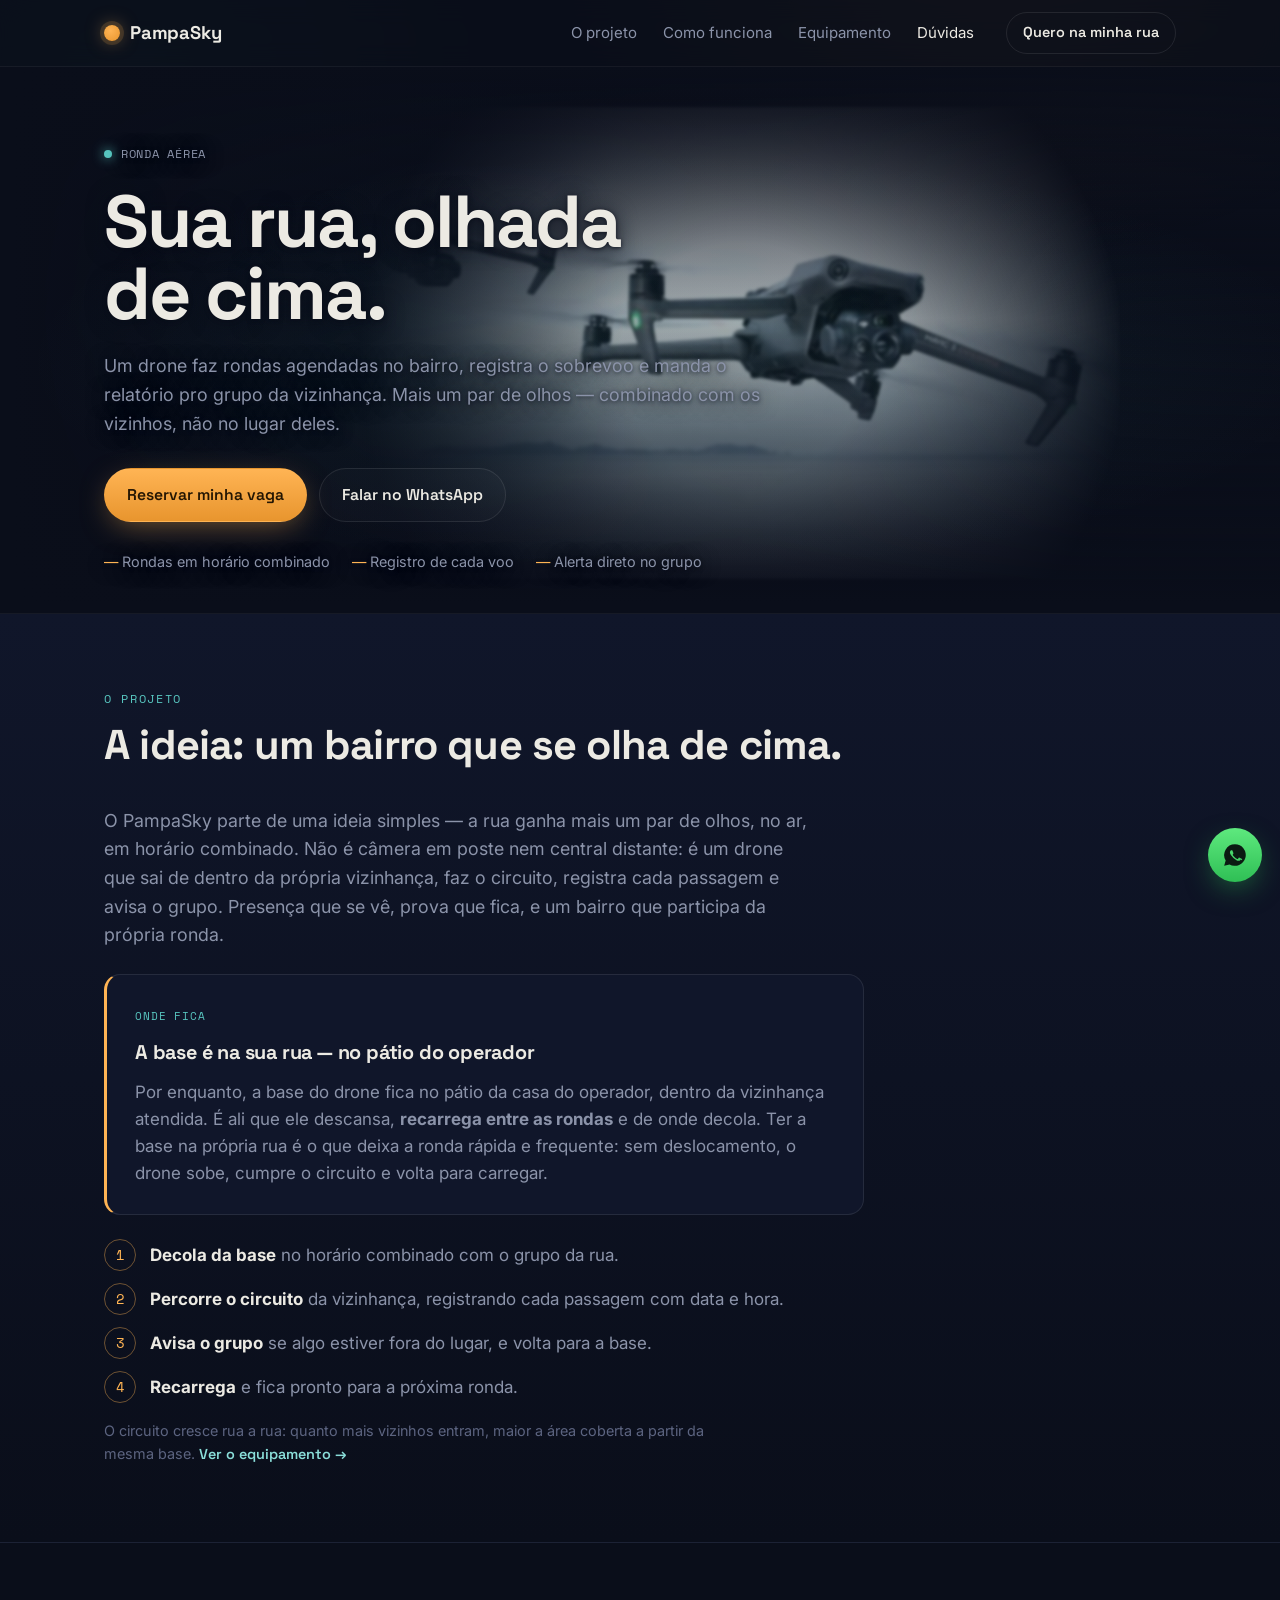
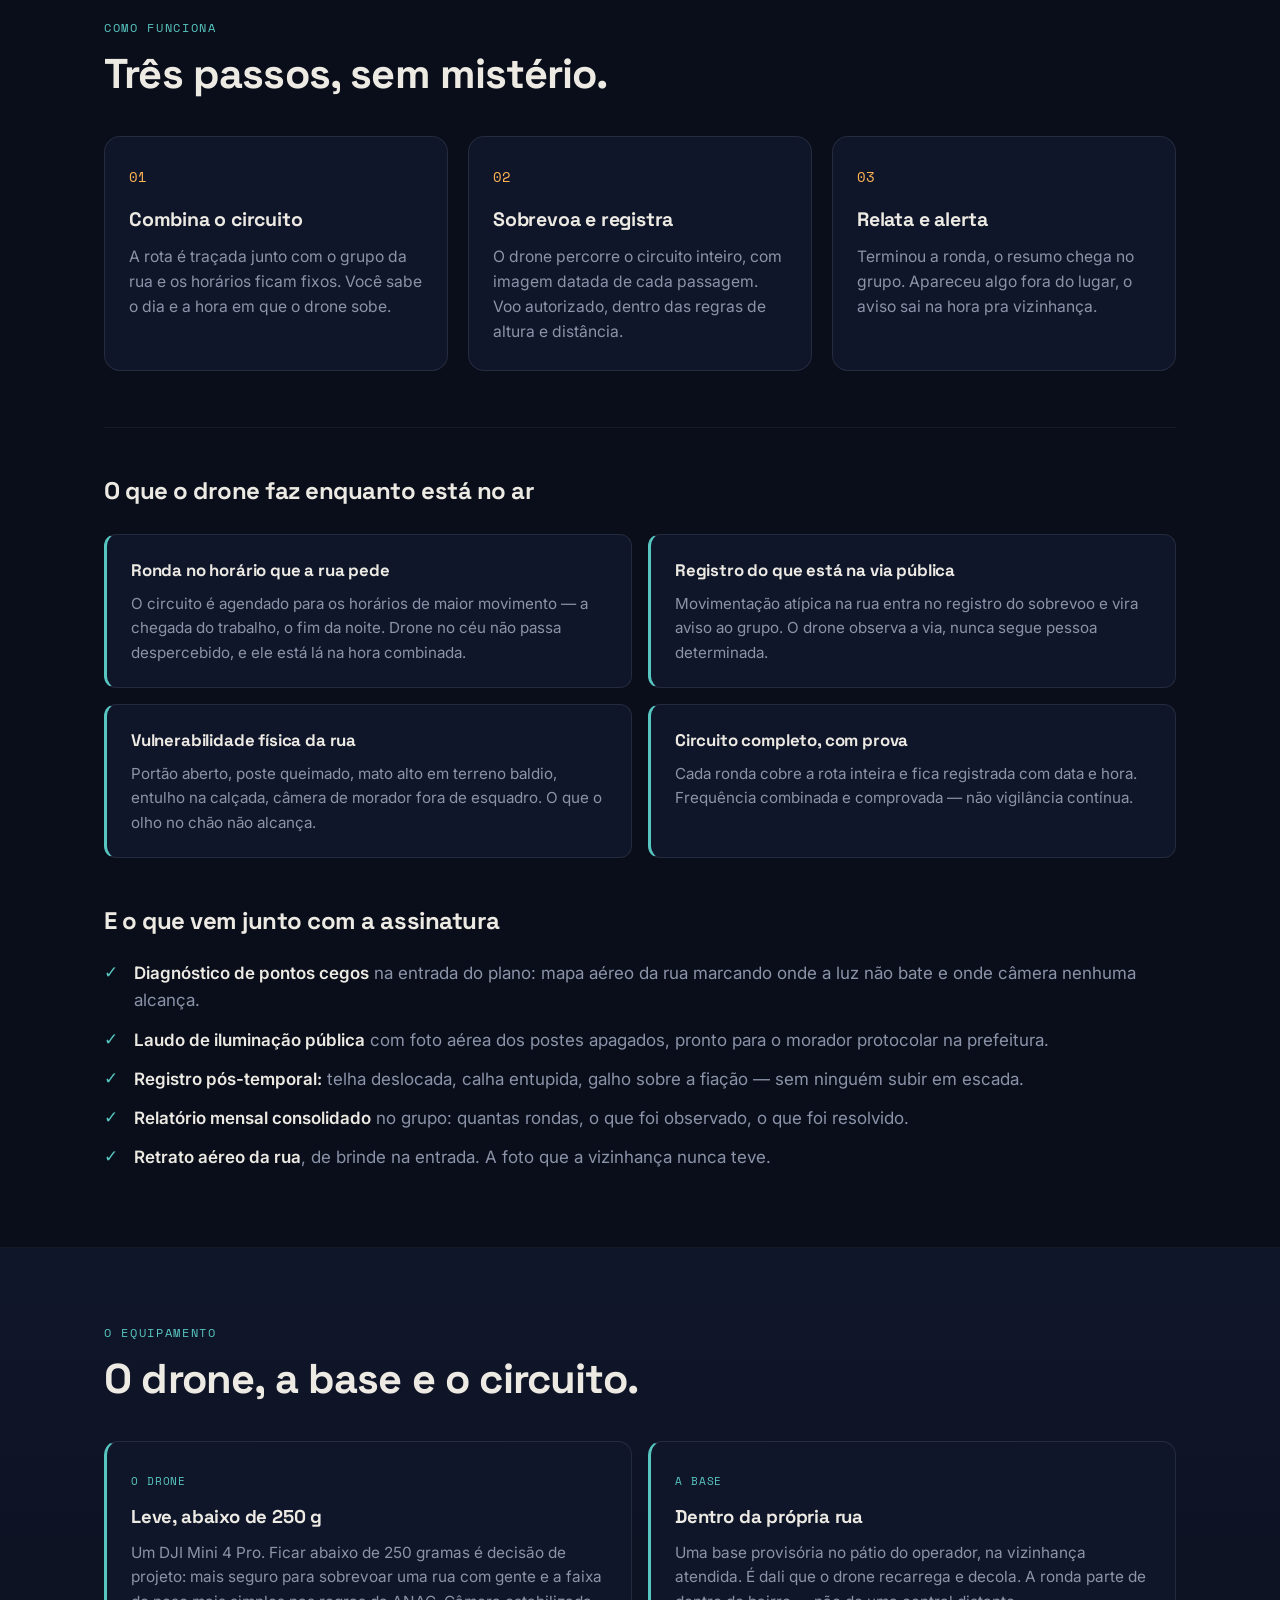
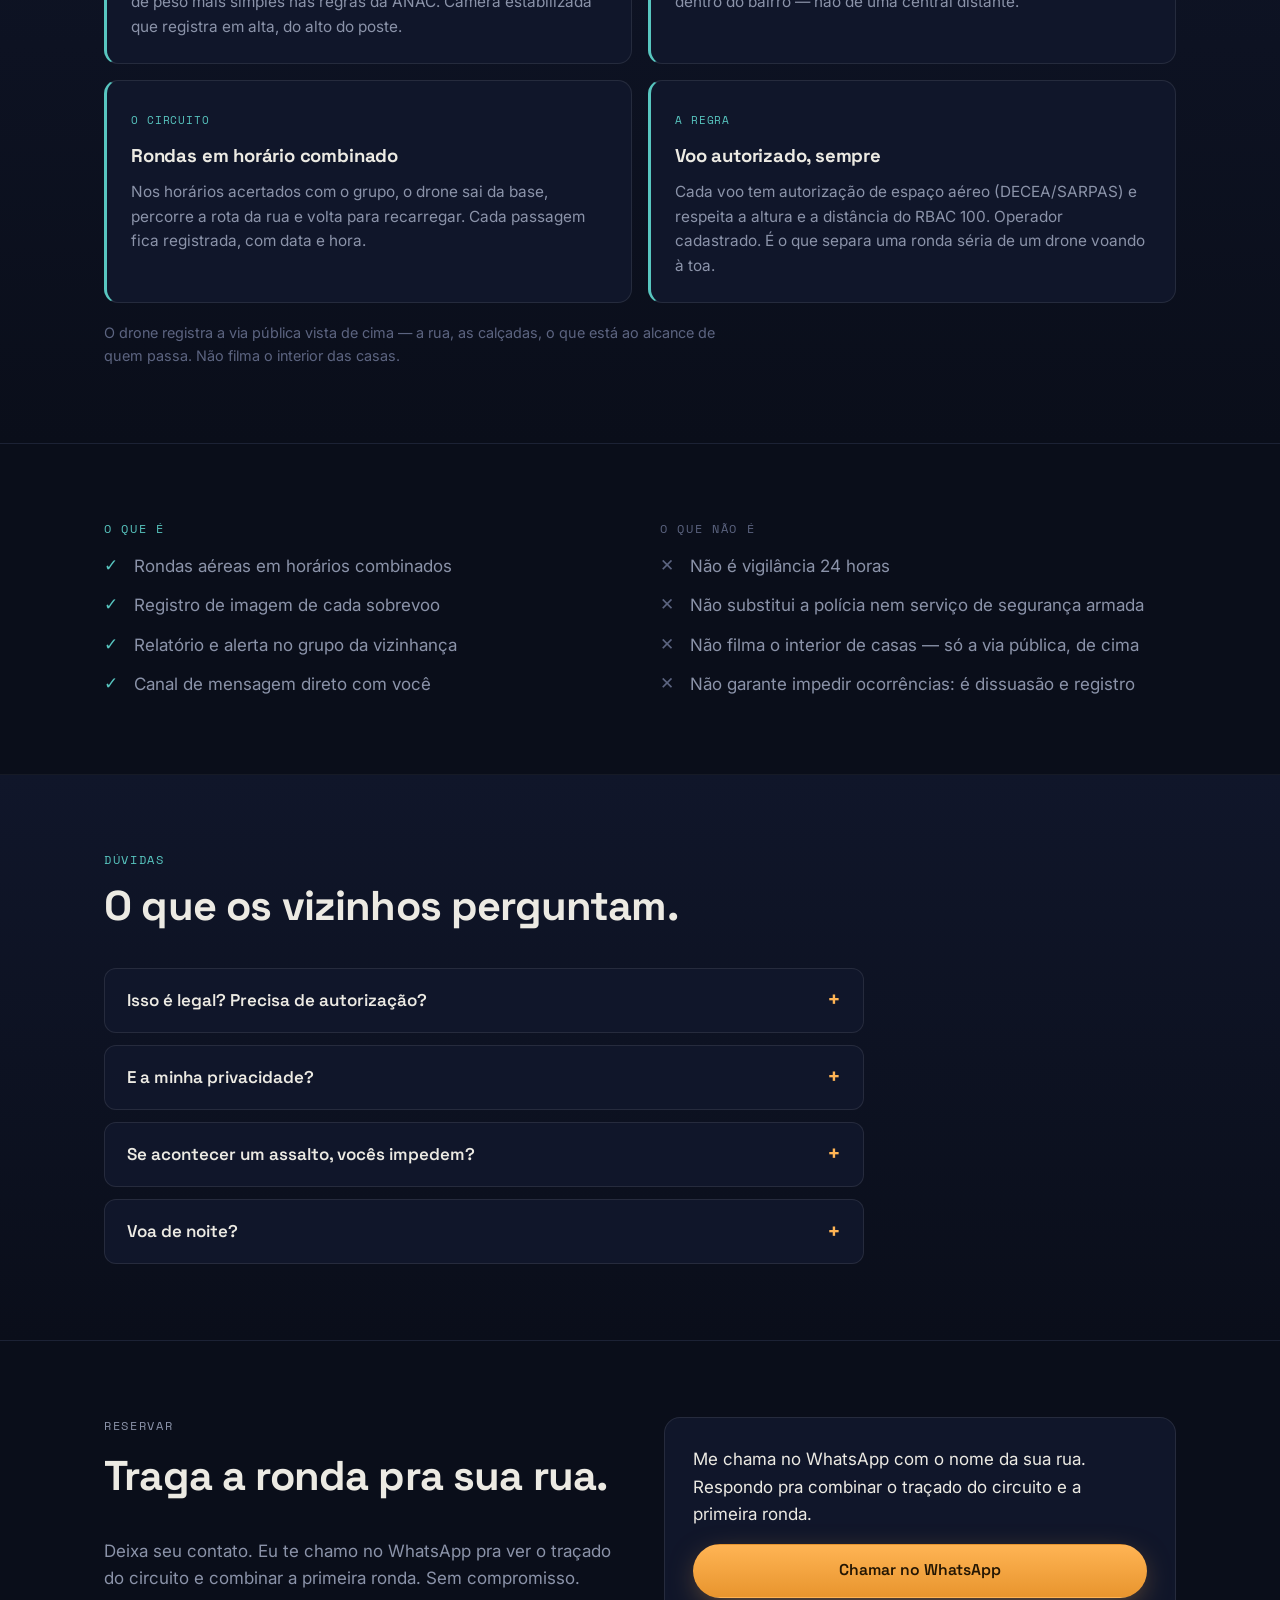
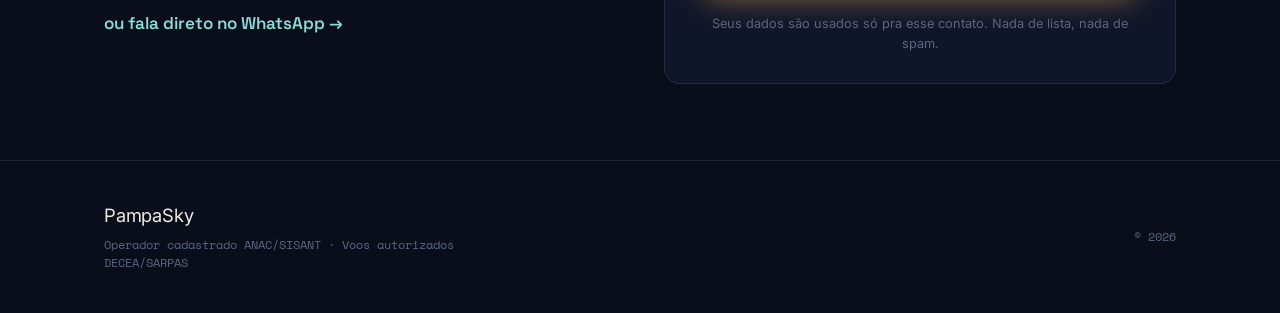
<file: index.html>
<!DOCTYPE html>
<html lang="pt-BR">
<head>
<meta charset="UTF-8">
<meta name="viewport" content="width=device-width, initial-scale=1">
<title>PampaSky — Ronda aérea da sua rua</title>
<meta name="description" content="Ronda aérea agendada com drone. Sobrevoo com registro, relatório e alerta ao grupo da vizinhança.">
<meta property="og:title" content="PampaSky — Ronda aérea da sua rua">
<meta property="og:description" content="Ronda aérea agendada com drone. Registro, relatório e alerta ao grupo da vizinhança.">
<meta property="og:type" content="website">
<link rel="preconnect" href="https://fonts.googleapis.com">
<link rel="preconnect" href="https://fonts.gstatic.com" crossorigin>
<link href="https://fonts.googleapis.com/css2?family=Space+Grotesk:wght@400;500;600;700&family=Inter:wght@400;500;600&family=Space+Mono:wght@400;700&display=swap" rel="stylesheet">
<link rel="stylesheet" href="assets/style.css">
</head>
<body>

<header class="nav" id="topo">
  <div class="wrap nav__row">
    <a class="brand" href="#topo">
      <span class="brand__mark" aria-hidden="true"></span>
      <span class="brand__name">PampaSky</span>
    </a>
    <nav class="nav__links" aria-label="Seções">
      <a href="#projeto">O projeto</a>
      <a href="#como">Como funciona</a>
      <a href="equipamento.html">Equipamento</a>
      <a href="#duvidas">Dúvidas</a>
    </nav>
    <a class="btn btn--ghost nav__cta" href="#assinar">Quero na minha rua</a>
  </div>
</header>


<!-- HERO -->
<section class="hero hero--foto" style="--foto-hero:url('../imagens/images.jpg')">
  <div class="wrap hero__grid hero__grid--solo">
    <div class="hero__copy">
      <p class="eyebrow"><span class="dot"></span> Ronda aérea</p>
      <h1 class="hero__title">Sua rua, olhada<br>de cima.</h1>
      <p class="hero__sub">
        Um drone faz rondas agendadas no bairro, registra o sobrevoo e manda o
        relatório pro grupo da vizinhança. Mais um par de olhos — combinado com os vizinhos, não no lugar deles.
      </p>
      <div class="hero__actions">
        <a class="btn btn--amber" href="#assinar">Reservar minha vaga</a>
        <a class="btn btn--line" href="https://wa.me/5551999009551" target="_blank" rel="noopener">Falar no WhatsApp</a>
      </div>
      <ul class="hero__ticks">
        <li>Rondas em horário combinado</li>
        <li>Registro de cada voo</li>
        <li>Alerta direto no grupo</li>
      </ul>
    </div>

    <!-- ASSINATURA: só o vídeo real da ronda, quando houver. O mapa animado da
         rota foi removido a pedido; sem vídeo, o hero fica em coluna única. -->
      </div>
</section>

<!-- O PROJETO -->
<section class="section section--alt" id="projeto">
  <div class="wrap">
    <p class="kicker">O projeto</p>
    <h2 class="section__title">A ideia: um bairro que se olha de cima.</h2>
    <p class="lede">O PampaSky parte de uma ideia simples — a rua ganha mais um par de olhos, no ar, em horário combinado. Não é câmera em poste nem central distante: é um drone que sai de dentro da própria vizinhança, faz o circuito, registra cada passagem e avisa o grupo. Presença que se vê, prova que fica, e um bairro que participa da própria ronda.</p>

    <div class="projeto__base">
      <span class="equip__tag">Onde fica</span>
      <h3>A base é na sua rua — no pátio do operador</h3>
      <p>Por enquanto, a base do drone fica no pátio da casa do operador, dentro da vizinhança atendida. É ali que ele descansa, <strong>recarrega entre as rondas</strong> e de onde decola. Ter a base na própria rua é o que deixa a ronda rápida e frequente: sem deslocamento, o drone sobe, cumpre o circuito e volta para carregar.</p>
    </div>

    <ol class="projeto__fluxo" aria-label="Como funciona uma ronda">
      <li><strong>Decola da base</strong> no horário combinado com o grupo da rua.</li>
      <li><strong>Percorre o circuito</strong> da vizinhança, registrando cada passagem com data e hora.</li>
      <li><strong>Avisa o grupo</strong> se algo estiver fora do lugar, e volta para a base.</li>
      <li><strong>Recarrega</strong> e fica pronto para a próxima ronda.</li>
    </ol>

    <p class="equip__nota">O circuito cresce rua a rua: quanto mais vizinhos entram, maior a área coberta a partir da mesma base. <a href="equipamento.html" class="wpp">Ver o equipamento →</a></p>
  </div>
</section>

<!-- COMO FUNCIONA -->
<section class="section" id="como">
  <div class="wrap">
    <p class="kicker">Como funciona</p>
    <h2 class="section__title">Três passos, sem mistério.</h2>
    <ol class="steps">
      <li class="step">
        <span class="step__n">01</span>
        <h3>Combina o circuito</h3>
        <p>A rota é traçada junto com o grupo da rua e os horários ficam fixos. Você sabe o dia e a hora em que o drone sobe.</p>
      </li>
      <li class="step">
        <span class="step__n">02</span>
        <h3>Sobrevoa e registra</h3>
        <p>O drone percorre o circuito inteiro, com imagem datada de cada passagem. Voo autorizado, dentro das regras de altura e distância.</p>
      </li>
      <li class="step">
        <span class="step__n">03</span>
        <h3>Relata e alerta</h3>
        <p>Terminou a ronda, o resumo chega no grupo. Apareceu algo fora do lugar, o aviso sai na hora pra vizinhança.</p>
      </li>
    </ol>

    <!-- os dois blocos abaixo dividem um fundo só, por isso o container -->
    <div class="operacao">

    <!-- o que o drone efetivamente faz no ar (entrega, não promessa) -->
    <div class="voo">
      <h3 class="voo__titulo">O que o drone faz enquanto está no ar</h3>
      <div class="voo__grid">

        <div class="voo__item">
          <h4>Ronda no horário que a rua pede</h4>
          <p>O circuito é agendado para os horários de maior movimento — a chegada do trabalho, o fim da noite. Drone no céu não passa despercebido, e ele está lá na hora combinada.</p>
        </div>

        <div class="voo__item">
          <h4>Registro do que está na via pública</h4>
          <p>Movimentação atípica na rua entra no registro do sobrevoo e vira aviso ao grupo. O drone observa a via, nunca segue pessoa determinada.</p>
        </div>

        <div class="voo__item">
          <h4>Vulnerabilidade física da rua</h4>
          <p>Portão aberto, poste queimado, mato alto em terreno baldio, entulho na calçada, câmera de morador fora de esquadro. O que o olho no chão não alcança.</p>
        </div>

        <div class="voo__item">
          <h4>Circuito completo, com prova</h4>
          <p>Cada ronda cobre a rota inteira e fica registrada com data e hora. Frequência combinada e comprovada — não vigilância contínua.</p>
        </div>

      </div>
    </div>

    <!-- entregas que acompanham a assinatura -->
    <div class="extras">
      <h3 class="extras__titulo">E o que vem junto com a assinatura</h3>
      <ul class="list list--yes">
        <li><strong>Diagnóstico de pontos cegos</strong> na entrada do plano: mapa aéreo da rua marcando onde a luz não bate e onde câmera nenhuma alcança.</li>
        <li><strong>Laudo de iluminação pública</strong> com foto aérea dos postes apagados, pronto para o morador protocolar na prefeitura.</li>
        <li><strong>Registro pós-temporal:</strong> telha deslocada, calha entupida, galho sobre a fiação — sem ninguém subir em escada.</li>
        <li><strong>Relatório mensal consolidado</strong> no grupo: quantas rondas, o que foi observado, o que foi resolvido.</li>
        <li><strong>Retrato aéreo da rua</strong>, de brinde na entrada. A foto que a vizinhança nunca teve.</li>
      </ul>
    </div>

    </div><!-- /.operacao -->
  </div>
</section>

<!-- EQUIPAMENTO E BASE -->
<section class="section section--alt" id="equipamento">
  <div class="wrap">
    <p class="kicker">O equipamento</p>
    <h2 class="section__title">O drone, a base e o circuito.</h2>

    <div class="equip">
      <div class="equip__item">
        <span class="equip__tag">O drone</span>
        <h3>Leve, abaixo de 250&nbsp;g</h3>
        <p>Um DJI Mini 4 Pro. Ficar abaixo de 250 gramas é decisão de projeto: mais seguro para sobrevoar uma rua com gente e a faixa de peso mais simples nas regras da ANAC. Câmera estabilizada que registra em alta, do alto do poste.</p>
      </div>
      <div class="equip__item">
        <span class="equip__tag">A base</span>
        <h3>Dentro da própria rua</h3>
        <p>Uma base provisória no pátio do operador, na vizinhança atendida. É dali que o drone recarrega e decola. A ronda parte de dentro do bairro — não de uma central distante.</p>
      </div>
      <div class="equip__item">
        <span class="equip__tag">O circuito</span>
        <h3>Rondas em horário combinado</h3>
        <p>Nos horários acertados com o grupo, o drone sai da base, percorre a rota da rua e volta para recarregar. Cada passagem fica registrada, com data e hora.</p>
      </div>
      <div class="equip__item">
        <span class="equip__tag">A regra</span>
        <h3>Voo autorizado, sempre</h3>
        <p>Cada voo tem autorização de espaço aéreo (DECEA/SARPAS) e respeita a altura e a distância do RBAC 100. Operador cadastrado. É o que separa uma ronda séria de um drone voando à toa.</p>
      </div>
    </div>

    <p class="equip__nota">O drone registra a via pública vista de cima — a rua, as calçadas, o que está ao alcance de quem passa. Não filma o interior das casas.</p>
  </div>
</section>

<!-- ESCOPO: o que é / o que não é -->
<section class="section" id="escopo">
  <div class="wrap escopo">
    <div>
      <p class="kicker">O que é</p>
      <ul class="list list--yes">
        <li>Rondas aéreas em horários combinados</li>
        <li>Registro de imagem de cada sobrevoo</li>
        <li>Relatório e alerta no grupo da vizinhança</li>
        <li>Canal de mensagem direto com você</li>
      </ul>
    </div>
    <div>
      <p class="kicker kicker--muted">O que não é</p>
      <ul class="list list--no">
        <li>Não é vigilância 24 horas</li>
        <li>Não substitui a polícia nem serviço de segurança armada</li>
        <li>Não filma o interior de casas — só a via pública, de cima</li>
        <li>Não garante impedir ocorrências: é dissuasão e registro</li>
      </ul>
    </div>
  </div>
</section>

<!-- PLANOS — fora do ar enquanto 'mostrar_planos' for false no config.
     Sem piloto rodado, não há o que cobrar; a seção volta inteira ao trocar a flag. -->

<!-- DEPOIMENTOS — a seção inteira some se não houver depoimento real cadastrado.
     Depoimento inventado é propaganda enganosa (CDC art. 37); melhor não ter seção. -->

<!-- DÚVIDAS -->
<section class="section section--alt" id="duvidas">
  <div class="wrap">
    <p class="kicker">Dúvidas</p>
    <h2 class="section__title">O que os vizinhos perguntam.</h2>
    <div class="faq">
      <details>
        <summary>Isso é legal? Precisa de autorização?</summary>
        <p>Sim. O operador é cadastrado na ANAC e cada voo tem autorização de espaço aéreo (DECEA/SARPAS), dentro das regras de altura e distância de pessoas.</p>
      </details>
      <details>
        <summary>E a minha privacidade?</summary>
        <p>O drone registra a via pública vista de cima, não o interior das residências. As imagens servem à ronda e ao grupo, não são publicadas.</p>
      </details>
      <details>
        <summary>Se acontecer um assalto, vocês impedem?</summary>
        <p>Não prometemos impedir ocorrências. A ronda funciona como dissuasão e registro, e o alerta agiliza o aviso à vizinhança e o acionamento da polícia por quem for da rua.</p>
      </details>
      <details>
        <summary>Voa de noite?</summary>
        <p>Nos horários combinados e permitidos. Os sobrevoos seguem o que a regra autoriza para cada período.</p>
      </details>
    </div>
  </div>
</section>

<!-- ASSINAR -->
<section class="section" id="assinar">
  <div class="wrap assinar">
    <div class="assinar__copy">
      <p class="kicker">Reservar</p>
      <h2 class="section__title">Traga a ronda pra sua rua.</h2>
      <p>Deixa seu contato. Eu te chamo no WhatsApp pra ver o traçado do circuito e combinar a primeira ronda. Sem compromisso.</p>
      <a class="wpp" href="https://wa.me/5551999009551" target="_blank" rel="noopener">ou fala direto no WhatsApp →</a>
    </div>

    <div class="form">
      <p>Me chama no WhatsApp com o nome da sua rua. Respondo pra combinar o traçado do circuito e a primeira ronda.</p>
      <a class="btn btn--amber btn--block" href="https://wa.me/5551999009551?text=Oi%21%20Quero%20saber%20da%20ronda%20a%C3%A9rea%20na%20minha%20rua." target="_blank" rel="noopener">Chamar no WhatsApp</a>
      <p class="form__fine">Seus dados são usados só pra esse contato. Nada de lista, nada de spam.</p>
    </div>
  </div>
</section>

<footer class="foot">
  <div class="wrap foot__row">
    <div>
      <span class="brand__name">PampaSky</span>
      <p class="foot__reg">Operador cadastrado ANAC/SISANT · Voos autorizados DECEA/SARPAS</p>
    </div>
    <p class="foot__copy">© 2026</p>
  </div>
</footer>

<a class="zap" href="https://wa.me/5551999009551" target="_blank" rel="noopener" aria-label="Falar no WhatsApp">
  <svg viewBox="0 0 24 24" width="26" height="26" fill="currentColor" aria-hidden="true"><path d="M12 2a10 10 0 0 0-8.6 15.1L2 22l5-1.3A10 10 0 1 0 12 2Zm5.3 14.1c-.2.6-1.2 1.2-1.7 1.2-.4.1-1 .1-1.6-.1a13 13 0 0 1-5.8-5.1c-.6-1-.9-2-.9-2.6 0-.6.3-1.2.6-1.5.2-.3.5-.4.7-.4h.5c.2 0 .4 0 .6.5l.8 2c.1.2.1.4 0 .6l-.4.6c-.1.2-.3.4-.1.7.2.4.8 1.3 1.7 2.1 1.1 1 2 1.3 2.4 1.5.3.1.5.1.7-.1l.7-.9c.2-.3.4-.2.7-.1l1.9.9c.3.1.5.2.5.4 0 .1 0 .5-.2 1Z"/></svg>
</a>
<script src="assets/app.js" defer></script>
</body>
</html>
</file>
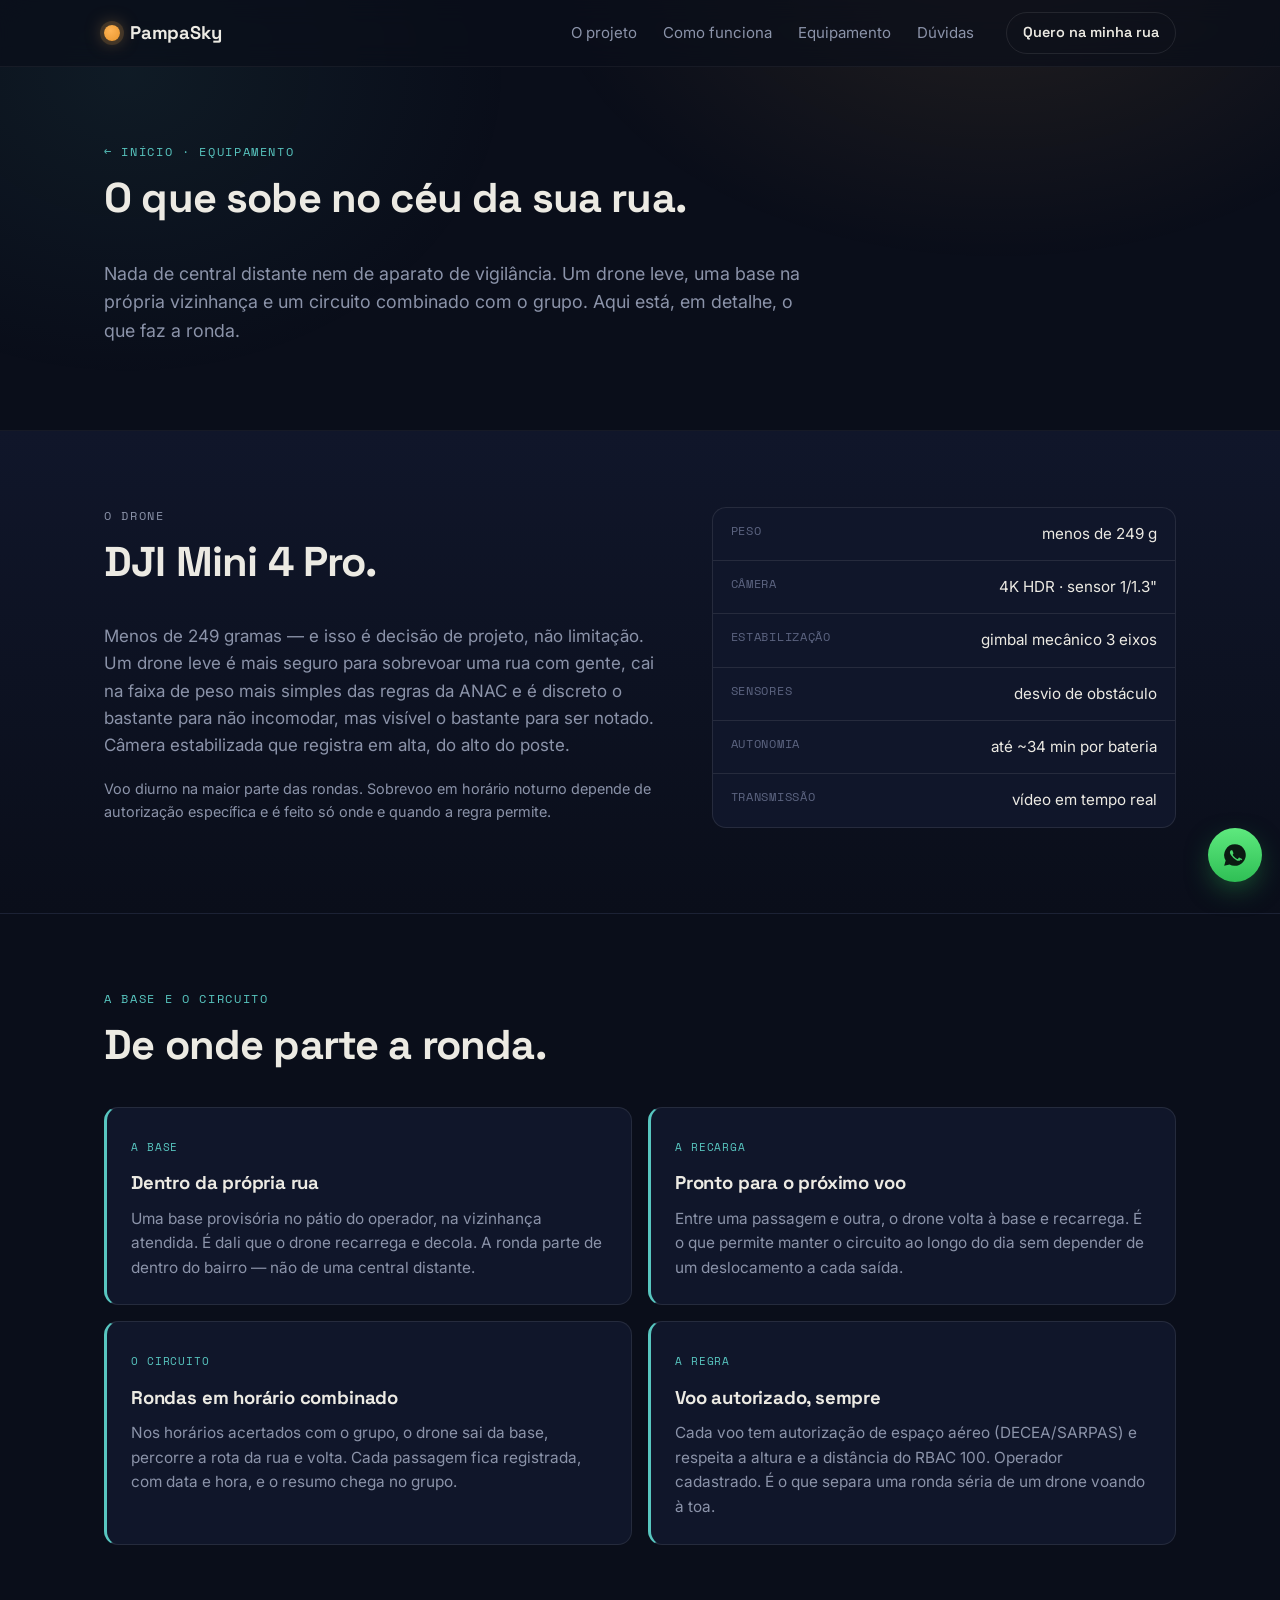
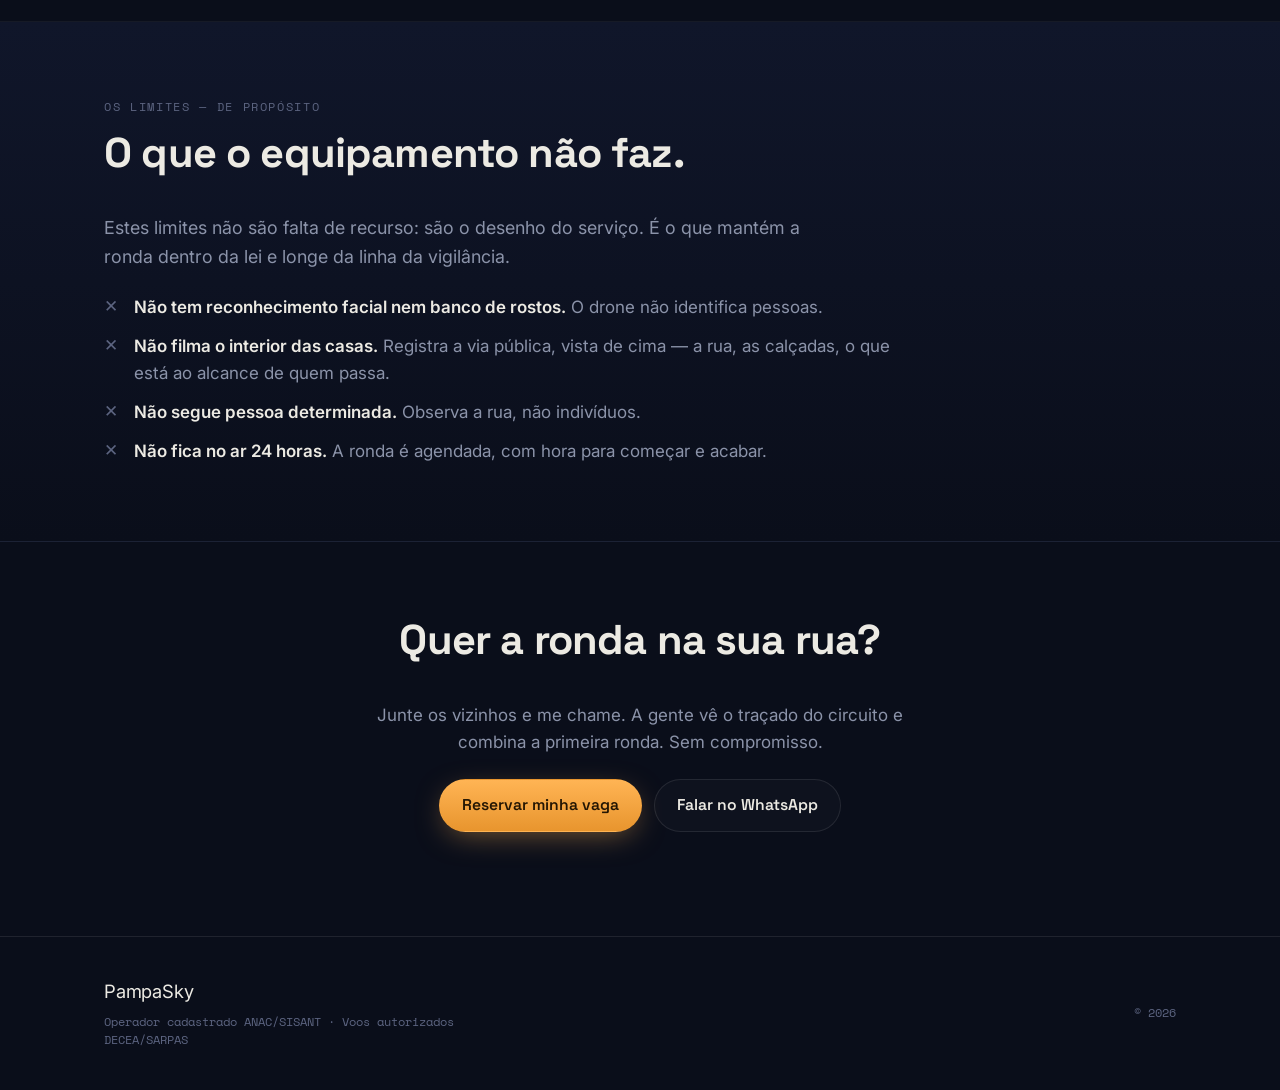
<file: equipamento.html>
<!DOCTYPE html>
<html lang="pt-BR">
<head>
<meta charset="UTF-8">
<meta name="viewport" content="width=device-width, initial-scale=1">
<title>Equipamento · PampaSky</title>
<meta name="description" content="O drone, a base e o circuito da ronda aérea do PampaSky. DJI Mini 4 Pro, base na própria vizinhança, voo autorizado.">
<meta name="robots" content="index,follow">
<link rel="preconnect" href="https://fonts.googleapis.com">
<link rel="preconnect" href="https://fonts.gstatic.com" crossorigin>
<link href="https://fonts.googleapis.com/css2?family=Space+Grotesk:wght@400;500;600;700&family=Inter:wght@400;500;600&family=Space+Mono:wght@400;700&display=swap" rel="stylesheet">
<link rel="stylesheet" href="assets/style.css">
</head>
<body>

<header class="nav" id="topo">
  <div class="wrap nav__row">
    <a class="brand" href="index.html">
      <span class="brand__mark" aria-hidden="true"></span>
      <span class="brand__name">PampaSky</span>
    </a>
    <nav class="nav__links" aria-label="Seções">
      <a href="index.html#projeto">O projeto</a>
      <a href="index.html#como">Como funciona</a>
      <a href="equipamento.html" aria-current="page">Equipamento</a>
      <a href="index.html#duvidas">Dúvidas</a>
    </nav>
    <a class="btn btn--ghost nav__cta" href="index.html#assinar">Quero na minha rua</a>
  </div>
</header>

<!-- INTRO -->
<section class="section">
  <div class="wrap">
    <p class="kicker"><a href="index.html" style="color:inherit">← Início</a> · Equipamento</p>
    <h1 class="section__title">O que sobe no céu da sua rua.</h1>
    <p class="lede">Nada de central distante nem de aparato de vigilância. Um drone leve, uma base na própria vizinhança e um circuito combinado com o grupo. Aqui está, em detalhe, o que faz a ronda.</p>
  </div>
</section>

<!-- O DRONE -->
<section class="section section--alt" id="drone">
  <div class="wrap equip-split">
    <div>
      <p class="kicker">O drone</p>
      <h2 class="section__title">DJI Mini 4 Pro.</h2>
      <p>Menos de 249 gramas — e isso é decisão de projeto, não limitação. Um drone leve é mais seguro para sobrevoar uma rua com gente, cai na faixa de peso mais simples das regras da ANAC e é discreto o bastante para não incomodar, mas visível o bastante para ser notado. Câmera estabilizada que registra em alta, do alto do poste.</p>
      <p class="equip__nota">Voo diurno na maior parte das rondas. Sobrevoo em horário noturno depende de autorização específica e é feito só onde e quando a regra permite.</p>
    </div>
    <ul class="spec" aria-label="Ficha técnica do drone">
      <li><span class="spec__k">Peso</span><span class="spec__v">menos de 249 g</span></li>
      <li><span class="spec__k">Câmera</span><span class="spec__v">4K HDR · sensor 1/1.3"</span></li>
      <li><span class="spec__k">Estabilização</span><span class="spec__v">gimbal mecânico 3 eixos</span></li>
      <li><span class="spec__k">Sensores</span><span class="spec__v">desvio de obstáculo</span></li>
      <li><span class="spec__k">Autonomia</span><span class="spec__v">até ~34 min por bateria</span></li>
      <li><span class="spec__k">Transmissão</span><span class="spec__v">vídeo em tempo real</span></li>
    </ul>
  </div>
</section>

<!-- A BASE E O CIRCUITO -->
<section class="section">
  <div class="wrap">
    <p class="kicker">A base e o circuito</p>
    <h2 class="section__title">De onde parte a ronda.</h2>
    <div class="equip">
      <div class="equip__item">
        <span class="equip__tag">A base</span>
        <h3>Dentro da própria rua</h3>
        <p>Uma base provisória no pátio do operador, na vizinhança atendida. É dali que o drone recarrega e decola. A ronda parte de dentro do bairro — não de uma central distante.</p>
      </div>
      <div class="equip__item">
        <span class="equip__tag">A recarga</span>
        <h3>Pronto para o próximo voo</h3>
        <p>Entre uma passagem e outra, o drone volta à base e recarrega. É o que permite manter o circuito ao longo do dia sem depender de um deslocamento a cada saída.</p>
      </div>
      <div class="equip__item">
        <span class="equip__tag">O circuito</span>
        <h3>Rondas em horário combinado</h3>
        <p>Nos horários acertados com o grupo, o drone sai da base, percorre a rota da rua e volta. Cada passagem fica registrada, com data e hora, e o resumo chega no grupo.</p>
      </div>
      <div class="equip__item">
        <span class="equip__tag">A regra</span>
        <h3>Voo autorizado, sempre</h3>
        <p>Cada voo tem autorização de espaço aéreo (DECEA/SARPAS) e respeita a altura e a distância do RBAC 100. Operador cadastrado. É o que separa uma ronda séria de um drone voando à toa.</p>
      </div>
    </div>
  </div>
</section>

<!-- O QUE NÃO FAZ -->
<section class="section section--alt" id="limites">
  <div class="wrap">
    <p class="kicker kicker--muted">Os limites — de propósito</p>
    <h2 class="section__title">O que o equipamento não faz.</h2>
    <p class="lede">Estes limites não são falta de recurso: são o desenho do serviço. É o que mantém a ronda dentro da lei e longe da linha da vigilância.</p>
    <ul class="list list--no limites">
      <li><strong>Não tem reconhecimento facial nem banco de rostos.</strong> O drone não identifica pessoas.</li>
      <li><strong>Não filma o interior das casas.</strong> Registra a via pública, vista de cima — a rua, as calçadas, o que está ao alcance de quem passa.</li>
      <li><strong>Não segue pessoa determinada.</strong> Observa a rua, não indivíduos.</li>
      <li><strong>Não fica no ar 24 horas.</strong> A ronda é agendada, com hora para começar e acabar.</li>
    </ul>
  </div>
</section>

<!-- CTA -->
<section class="section">
  <div class="wrap cta-fim">
    <h2 class="section__title">Quer a ronda na sua rua?</h2>
    <p>Junte os vizinhos e me chame. A gente vê o traçado do circuito e combina a primeira ronda. Sem compromisso.</p>
    <div class="hero__actions">
      <a class="btn btn--amber" href="index.html#assinar">Reservar minha vaga</a>
      <a class="btn btn--line" href="https://wa.me/5551999009551" target="_blank" rel="noopener">Falar no WhatsApp</a>
    </div>
  </div>
</section>

<footer class="foot">
  <div class="wrap foot__row">
    <div>
      <span class="brand__name">PampaSky</span>
      <p class="foot__reg">Operador cadastrado ANAC/SISANT · Voos autorizados DECEA/SARPAS</p>
    </div>
    <p class="foot__copy">© 2026</p>
  </div>
</footer>

<a class="zap" href="https://wa.me/5551999009551" target="_blank" rel="noopener" aria-label="Falar no WhatsApp">
  <svg viewBox="0 0 24 24" width="26" height="26" fill="currentColor" aria-hidden="true"><path d="M12 2a10 10 0 0 0-8.6 15.1L2 22l5-1.3A10 10 0 1 0 12 2Zm5.3 14.1c-.2.6-1.2 1.2-1.7 1.2-.4.1-1 .1-1.6-.1a13 13 0 0 1-5.8-5.1c-.6-1-.9-2-.9-2.6 0-.6.3-1.2.6-1.5.2-.3.5-.4.7-.4h.5c.2 0 .4 0 .6.5l.8 2c.1.2.1.4 0 .6l-.4.6c-.1.2-.3.4-.1.7.2.4.8 1.3 1.7 2.1 1.1 1 2 1.3 2.4 1.5.3.1.5.1.7-.1l.7-.9c.2-.3.4-.2.7-.1l1.9.9c.3.1.5.2.5.4 0 .1 0 .5-.2 1Z"/></svg>
</a>
</body>
</html>
</file>
<file: assets/style.css>
/* ============================================================
   Rondar — rua vista de cima à noite
   Âmbar de poste (ação) + aqua de sinal (rota) sobre azul-meia-noite
   ============================================================ */

:root{
  --bg:      #0A0E1A;
  --bg-2:    #10162A;
  --bg-3:    #161E36;
  --line:    rgba(255,255,255,.09);
  --line-2:  rgba(255,255,255,.05);

  --amber:   #FFB454;   /* poste de luz — cor de ação */
  --amber-2: #E8952E;
  --aqua:    #58C6C0;   /* sinal / rota da ronda */
  --aqua-2:  #8ADED9;

  --text:    #ECEAE3;   /* branco quente */
  --muted:   #8B93A9;
  --dim:     #5C6480;

  --display: 'Space Grotesk', system-ui, sans-serif;
  --body:    'Inter', system-ui, sans-serif;
  --mono:    'Space Mono', ui-monospace, monospace;

  --wrap: 1120px;
  --r:    16px;
}

*{ box-sizing:border-box; margin:0; padding:0; }
html{ scroll-behavior:smooth; }
body{
  background:var(--bg);
  color:var(--text);
  font-family:var(--body);
  font-size:17px;
  line-height:1.6;
  -webkit-font-smoothing:antialiased;
  overflow-x:hidden;
}
a{ color:inherit; text-decoration:none; }
.wrap{ width:100%; max-width:var(--wrap); margin:0 auto; padding:0 24px; }

/* atmosfera: brilho de postes ao fundo */
body::before{
  content:""; position:fixed; inset:0; z-index:-1; pointer-events:none;
  background:
    radial-gradient(60vw 40vw at 78% -5%, rgba(255,180,84,.10), transparent 60%),
    radial-gradient(50vw 40vw at 10% 8%, rgba(88,198,192,.07), transparent 60%);
}

/* ---------- botões ---------- */
.btn{
  display:inline-flex; align-items:center; justify-content:center;
  gap:.5em; font-family:var(--display); font-weight:600; font-size:.98rem;
  padding:.85em 1.4em; border-radius:999px; border:1px solid transparent;
  cursor:pointer; transition:transform .15s ease, box-shadow .25s ease, background .2s;
}
.btn--amber{
  background:linear-gradient(180deg,var(--amber),var(--amber-2));
  color:#241603; box-shadow:0 8px 30px -8px rgba(255,180,84,.5);
}
.btn--amber:hover{ transform:translateY(-2px); box-shadow:0 14px 40px -10px rgba(255,180,84,.65); }
.btn--line{ border-color:var(--line); color:var(--text); background:rgba(255,255,255,.02); }
.btn--line:hover{ border-color:var(--aqua); color:var(--aqua-2); }
.btn--ghost{ border-color:var(--line); font-size:.9rem; padding:.6em 1.1em; }
.btn--ghost:hover{ border-color:var(--amber); color:var(--amber); }
.btn--block{ width:100%; }

/* ---------- nav ---------- */
.nav{
  position:sticky; top:0; z-index:50;
  backdrop-filter:blur(12px);
  background:rgba(10,14,26,.72);
  border-bottom:1px solid var(--line-2);
}
.nav__row{ display:flex; align-items:center; gap:24px; height:66px; }
.brand{ display:flex; align-items:center; gap:10px; font-family:var(--display); font-weight:700; }
.brand__mark{
  width:16px; height:16px; border-radius:50%;
  background:radial-gradient(circle at 40% 35%, var(--amber), var(--amber-2));
  box-shadow:0 0 0 4px rgba(255,180,84,.15), 0 0 18px rgba(255,180,84,.5);
}
.brand__name{ font-size:1.15rem; letter-spacing:-.01em; }
.nav__links{ display:flex; gap:26px; margin-left:auto; font-size:.94rem; color:var(--muted); }
.nav__links a{ transition:color .2s; }
.nav__links a:hover{ color:var(--text); }
.nav__cta{ margin-left:8px; }

/* ---------- flash ---------- */
.flash{ font-family:var(--display); font-weight:500; }
.flash .wrap{ padding-top:14px; padding-bottom:14px; }
.flash--ok{ background:linear-gradient(90deg, rgba(88,198,192,.16), transparent); border-bottom:1px solid rgba(88,198,192,.3); color:var(--aqua-2); }
.flash--err{ background:linear-gradient(90deg, rgba(255,120,120,.14), transparent); border-bottom:1px solid rgba(255,120,120,.3); color:#ff9d9d; }

/* ---------- hero ---------- */
.hero{ padding:72px 0 40px; }
.hero__grid{ display:grid; grid-template-columns:1.05fr .95fr; gap:48px; align-items:center; }
/* sem vídeo, o hero não tem coluna da direita: uma coluna só, texto mais largo */
.hero__grid--solo{ grid-template-columns:1fr; }
.hero__grid--solo .hero__sub{ max-width:60ch; }
.eyebrow{
  display:inline-flex; align-items:center; gap:9px;
  font-family:var(--mono); font-size:.78rem; letter-spacing:.06em; text-transform:uppercase;
  color:var(--muted); margin-bottom:22px;
}
.eyebrow .dot{ width:8px; height:8px; border-radius:50%; background:var(--aqua); box-shadow:0 0 12px var(--aqua); animation:pulse 2.4s infinite; }
@keyframes pulse{ 0%,100%{opacity:1} 50%{opacity:.35} }

.hero__title{
  font-family:var(--display); font-weight:700; letter-spacing:-.03em;
  font-size:clamp(2.6rem, 6vw, 4.6rem); line-height:.98; margin-bottom:22px;
}
.hero__sub{ font-size:1.12rem; color:var(--muted); max-width:34ch; margin-bottom:30px; }
.hero__actions{ display:flex; gap:12px; flex-wrap:wrap; margin-bottom:28px; }
.hero__ticks{ display:flex; flex-wrap:wrap; gap:8px 22px; list-style:none; font-size:.9rem; color:var(--muted); }
.hero__ticks li{ position:relative; padding-left:18px; }
.hero__ticks li::before{ content:"—"; position:absolute; left:0; color:var(--amber); }

/* ---------- mapa (assinatura) ---------- */
.map{
  position:relative; border:1px solid var(--line); border-radius:var(--r);
  background:
    linear-gradient(180deg, var(--bg-2), var(--bg));
  padding:18px; overflow:hidden;
}
.map::after{ /* grade sutil de ruas */
  content:""; position:absolute; inset:0; opacity:.35; pointer-events:none;
  background-image:
    linear-gradient(var(--line-2) 1px, transparent 1px),
    linear-gradient(90deg, var(--line-2) 1px, transparent 1px);
  background-size:34px 34px;
}
.map__telemetry{
  display:flex; gap:14px; font-family:var(--mono); font-size:.68rem; letter-spacing:.05em;
  color:var(--dim); margin-bottom:10px; position:relative; z-index:2;
}
.map__telemetry .live{ margin-left:auto; color:var(--aqua-2); display:inline-flex; align-items:center; gap:6px; }
.map__telemetry .live i{ width:7px; height:7px; border-radius:50%; background:var(--aqua); box-shadow:0 0 8px var(--aqua); animation:pulse 1.6s infinite; }
.map svg{ display:block; width:100%; height:auto; position:relative; z-index:1; }
.map__cap{ font-family:var(--mono); font-size:.66rem; color:var(--dim); margin-top:8px; position:relative; z-index:2; }

.blocks rect{ fill:var(--bg-3); stroke:var(--line); stroke-width:1; }
.lamps circle{ fill:var(--amber); filter:drop-shadow(0 0 5px rgba(255,180,84,.9)); }
.route{ opacity:.28; }
.route__runner{
  stroke-dasharray:120 900;
  stroke-dashoffset:0;
  filter:drop-shadow(0 0 5px rgba(88,198,192,.6));
  animation:runner 7s linear infinite;
}
@keyframes runner{ to{ stroke-dashoffset:-1020; } }
.drone{ offset-path:path("M 85 90 L 300 90 L 300 225 L 200 225 L 200 175 L 85 175 Z"); animation:fly 7s linear infinite; }
@keyframes fly{ to{ offset-distance:100%; } }

/* ---------- seções ---------- */
.section{ padding:76px 0; }
.section--alt{ background:linear-gradient(180deg, var(--bg-2), var(--bg)); border-block:1px solid var(--line-2); }
.kicker{
  font-family:var(--mono); font-size:.74rem; letter-spacing:.14em; text-transform:uppercase;
  color:var(--aqua); margin-bottom:14px;
}
.kicker--muted{ color:var(--dim); }
.section__title{
  font-family:var(--display); font-weight:700; letter-spacing:-.02em;
  font-size:clamp(1.8rem,3.4vw,2.6rem); line-height:1.05; margin-bottom:40px;
}

/* passos */
.steps{ list-style:none; display:grid; grid-template-columns:repeat(3,1fr); gap:20px; }
.step{ background:var(--bg-2); border:1px solid var(--line); border-radius:var(--r); padding:26px 24px; }
.step__n{ font-family:var(--mono); font-size:.9rem; color:var(--amber); }
.step h3{ font-family:var(--display); font-size:1.22rem; margin:14px 0 8px; letter-spacing:-.01em; }
.step p{ color:var(--muted); font-size:.98rem; }

/* escopo */
/* foto de fundo do hero — tratada como TEXTURA, não como fotografia.
   A imagem é dessaturada, escurecida e dissolvida nas bordas por máscara radial:
   assim uma foto de baixa resolução vira atmosfera em vez de virar borrão.
   Só existe quando 'foto_hero' está setado no config (classe .hero--foto). */
.hero--foto{ position:relative; overflow:hidden; }

/* camada 1 — a imagem, ancorada à direita e desbotada nas bordas */
.hero--foto::before{
  content:""; position:absolute; inset:0; z-index:0;
  /* Mesmo princípio do bloco de operação: imagem em tamanho próximo do nativo
     (764px) em vez de 'cover', que ampliava ~2,5x para cobrir a largura da tela.
     A máscara dissolve as bordas, então não vira retângulo colado. */
  background:var(--foto-hero) 58% 54%/min(900px, 92vw) auto no-repeat;
  opacity:.80;
  filter:saturate(.6) contrast(1.02) brightness(1.02) blur(1.5px);
  -webkit-mask-image:radial-gradient(30% 68% at 58% 54%, #000 0%, #000 32%, transparent 100%);
          mask-image:radial-gradient(30% 68% at 58% 54%, #000 0%, #000 32%, transparent 100%);
}

/* camada 2 — véu da paleta. O gradiente horizontal é o que segura o contraste:
   mantém a coluna da esquerda escura sob o título enquanto a direita mostra a
   foto. Sem ele, subir a opacidade da imagem come a legibilidade do h1. */
.hero--foto::after{
  content:""; position:absolute; inset:0; z-index:0;
  background:
    radial-gradient(80% 60% at 53% 54%, rgba(88,198,192,.09), transparent 64%),
    linear-gradient(90deg, var(--bg) 1%, rgba(10,14,26,.62) 26%, rgba(10,14,26,.10) 48%, transparent 92%),
    linear-gradient(180deg, var(--bg) 0%, rgba(10,14,26,.12) 46%, var(--bg) 98%);
}

/* Com a foto mais clara e mais ao centro, o véu sozinho não garante contraste
   sem apagar a imagem. A sombra resolve no texto, não no fundo. */
.hero--foto .hero__title,
.hero--foto .hero__sub,
.hero--foto .eyebrow,
.hero--foto .hero__ticks li{
  text-shadow:0 2px 20px rgba(10,14,26,.92), 0 1px 4px rgba(10,14,26,.8);
}

.hero--foto > .wrap{ position:relative; z-index:1; }

/* No mobile o texto ocupa a largura toda e o gradiente horizontal não protege
   mais nada — por isso a foto entra mais discreta.
   A âncora vertical em 34% coloca a faixa da imagem logo ABAIXO do título, em
   vez dos 70% anteriores, que empurravam o drone para o rodapé do hero e o
   cortavam atrás da lista de tópicos. A máscara sobe junto. */
@media (max-width:900px){
  .hero--foto::before{
    opacity:.52;
    background-size:96vw auto;
    background-position:center 34%;
    filter:saturate(.6) contrast(1.02) brightness(1.02) blur(1.2px);
    -webkit-mask-image:radial-gradient(62% 34% at 50% 36%, #000 0%, #000 40%, transparent 100%);
            mask-image:radial-gradient(62% 34% at 50% 36%, #000 0%, #000 40%, transparent 100%);
  }
  .hero--foto::after{
    background:linear-gradient(180deg, var(--bg) 2%, rgba(10,14,26,.52) 45%, var(--bg) 96%);
  }
}

/* o que o drone faz no ar — borda aqua, o mesmo recurso do .depo em âmbar */
.voo{ margin-top:56px; padding-top:44px; border-top:1px solid var(--line-2); }
.voo__titulo{ font-family:var(--display); font-size:1.5rem; letter-spacing:-.02em; margin-bottom:24px; }
.voo__grid{ display:grid; grid-template-columns:1fr 1fr; gap:16px; }
.voo__item{ background:var(--bg-2); border:1px solid var(--line); border-left:3px solid var(--aqua); border-radius:12px; padding:22px 24px; }
.voo__item h4{ font-family:var(--display); font-size:1.05rem; letter-spacing:-.01em; margin-bottom:8px; }
.voo__item p{ color:var(--muted); font-size:.95rem; }

/* fundo do bloco de operação — mesmo tratamento da foto do hero: dessaturada,
   mascarada nas bordas e sob véu da paleta. Os cards são opacos e ficam por
   cima; a foto aparece nas frestas e nas margens, como atmosfera. */
.operacao{ position:relative; }

/* O bloco vive dentro do .wrap, que tem max-width — sem isto o fundo para na
   borda do texto e vira um card. As duas camadas escapam para a largura da
   janela; o #como recorta o excesso para não criar rolagem horizontal. */
.operacao--foto::before,
.operacao--foto::after{
  content:""; position:absolute; z-index:0;
  top:-38px; bottom:-38px;
  left:calc(50% - 50vw); width:100vw; right:auto;
}

/* A camada sangra a tela inteira, mas a IMAGEM fica perto do tamanho nativo
   (770px). Com 'cover' o navegador era obrigado a ampliar ~2,5x para preencher
   a largura da janela — a escala do cover é ditada pela largura — e o drone
   estourava. Dimensionando a imagem em vez de deixá-la cobrir, a ampliação
   some; a máscara dissolve as bordas antes delas aparecerem, então continua
   sem cara de retângulo colado. */
.operacao--foto::before{
  background:var(--foto-oper) 50% 46%/min(940px, 92vw) auto no-repeat;
  opacity:.80;
  filter:saturate(.6) contrast(1.02) brightness(1.02) blur(1.5px);
  -webkit-mask-image:radial-gradient(30% 62% at 50% 47%, #000 0%, #000 34%, transparent 100%);
          mask-image:radial-gradient(30% 62% at 50% 47%, #000 0%, #000 34%, transparent 100%);
}

.operacao--foto::after{
  background:
    radial-gradient(60% 55% at 50% 46%, rgba(88,198,192,.08), transparent 68%),
    linear-gradient(180deg, var(--bg) 0%, rgba(10,14,26,.18) 34%, rgba(10,14,26,.5) 80%, var(--bg) 100%);
}

/* Segura o sangramento de 100vw para não virar barra de rolagem lateral.
   'clip' e não 'hidden': com hidden o overflow-y vira 'auto' por especificação
   e a seção viraria um container de rolagem sem motivo. */
#como{ overflow-x:clip; }

.operacao--foto > *{ position:relative; z-index:1; }

/* a lista de extras não tem card opaco por baixo — a sombra garante o contraste */
.operacao--foto .extras .list li,
.operacao--foto .voo__titulo,
.operacao--foto .extras__titulo{
  text-shadow:0 2px 20px rgba(10,14,26,.92), 0 1px 4px rgba(10,14,26,.8);
}

.extras{ margin-top:44px; }
.extras__titulo{ font-family:var(--display); font-size:1.5rem; letter-spacing:-.02em; margin-bottom:20px; }
.extras .list li strong{ color:var(--text); font-weight:600; }

/* equipamento e base — cards com etiqueta em mono, borda aqua à esquerda */
.equip{ display:grid; grid-template-columns:1fr 1fr; gap:16px; }
.equip__item{ background:var(--bg-2); border:1px solid var(--line); border-left:3px solid var(--aqua); border-radius:14px; padding:24px; }
.equip__tag{ font-family:var(--mono); font-size:.7rem; letter-spacing:.08em; text-transform:uppercase; color:var(--aqua); }
.equip__item h3{ font-family:var(--display); font-size:1.16rem; letter-spacing:-.01em; margin:9px 0 9px; }
.equip__item p{ color:var(--muted); font-size:.96rem; }
.equip__nota{ margin-top:18px; font-size:.9rem; color:var(--dim); max-width:70ch; }

/* página do equipamento */
.lede{ font-size:1.12rem; color:var(--muted); max-width:64ch; margin-bottom:8px; }
.equip-split{ display:grid; grid-template-columns:1.1fr .9fr; gap:40px; align-items:start; }
.equip-split p{ color:var(--muted); margin-bottom:14px; }
.spec{ list-style:none; display:grid; border:1px solid var(--line); border-radius:14px; overflow:hidden; background:var(--bg-2); }
.spec li{ display:flex; justify-content:space-between; gap:16px; padding:14px 18px; border-bottom:1px solid var(--line); }
.spec li:last-child{ border-bottom:0; }
.spec__k{ font-family:var(--mono); font-size:.74rem; text-transform:uppercase; letter-spacing:.06em; color:var(--dim); }
.spec__v{ color:var(--text); font-size:.95rem; text-align:right; }
.limites{ margin-top:22px; max-width:74ch; }
.limites li strong{ color:var(--text); font-weight:600; }
.cta-fim{ text-align:center; max-width:640px; margin-inline:auto; }
.cta-fim p{ color:var(--muted); margin:10px 0 22px; }
.cta-fim .hero__actions{ justify-content:center; }

/* seção "O projeto" — destaque da base + fluxo numerado */
.projeto__base{ background:var(--bg-2); border:1px solid var(--line); border-left:3px solid var(--amber); border-radius:16px; padding:26px 28px; margin:24px 0; max-width:760px; }
.projeto__base h3{ font-family:var(--display); font-size:1.24rem; letter-spacing:-.01em; margin:9px 0 10px; }
.projeto__base p{ color:var(--muted); }
.projeto__fluxo{ list-style:none; counter-reset:f; display:grid; gap:14px; max-width:760px; margin-top:6px; }
.projeto__fluxo li{ counter-increment:f; position:relative; padding-left:46px; color:var(--muted); padding-top:3px; }
.projeto__fluxo li::before{ content:counter(f); position:absolute; left:0; top:0; width:30px; height:30px; display:grid; place-items:center; font-family:var(--mono); font-size:.86rem; color:var(--amber); border:1px solid rgba(255,180,84,.4); border-radius:50%; }
.projeto__fluxo li strong{ color:var(--text); }

.escopo{ display:grid; grid-template-columns:1fr 1fr; gap:40px; }
.list{ list-style:none; display:grid; gap:12px; }
.list li{ position:relative; padding-left:30px; color:var(--muted); }
.list li::before{ position:absolute; left:0; top:-1px; font-family:var(--display); font-weight:700; }
.list--yes li::before{ content:"✓"; color:var(--aqua); }
.list--no li::before{ content:"✕"; color:var(--dim); }

/* preço */
.preco{ display:grid; grid-template-columns:1fr 1fr; gap:40px; align-items:center; }
.preco__card{ background:var(--bg-2); border:1px solid var(--line); border-radius:22px; padding:34px; box-shadow:0 30px 60px -30px rgba(0,0,0,.6); }
.preco__val{ font-family:var(--display); font-weight:700; font-size:4rem; letter-spacing:-.03em; line-height:1; margin:6px 0 10px; }
.preco__cifra{ font-size:1.5rem; color:var(--muted); vertical-align:top; margin-right:6px; }
.preco__mes{ font-size:1.1rem; color:var(--muted); font-weight:500; }
.preco__desc{ color:var(--muted); margin-bottom:16px; }
.preco__vagas{ color:var(--text); margin-bottom:22px; }
.preco__vagas strong{ color:var(--amber); }
.preco__aside h3{ font-family:var(--display); font-size:1.4rem; margin-bottom:12px; letter-spacing:-.01em; }
.preco__aside p{ color:var(--muted); }

/* faq */
.faq{ display:grid; gap:12px; max-width:760px; }
.faq details{ background:var(--bg-2); border:1px solid var(--line); border-radius:12px; padding:0 22px; }
.faq summary{ cursor:pointer; list-style:none; padding:18px 0; font-family:var(--display); font-weight:600; display:flex; justify-content:space-between; align-items:center; gap:16px; }
.faq summary::-webkit-details-marker{ display:none; }
.faq summary::after{ content:"+"; color:var(--amber); font-size:1.4rem; line-height:1; transition:transform .2s; }
.faq details[open] summary::after{ transform:rotate(45deg); }
.faq details p{ color:var(--muted); padding:0 0 20px; max-width:64ch; }

/* assinar / form */
.assinar{ display:grid; grid-template-columns:1fr 1fr; gap:48px; align-items:start; }
.assinar__copy p{ color:var(--muted); margin-bottom:18px; }
.wpp{ color:var(--aqua-2); font-family:var(--display); font-weight:600; border-bottom:1px solid transparent; }
.wpp:hover{ border-color:var(--aqua-2); }
.form{ background:var(--bg-2); border:1px solid var(--line); border-radius:var(--r); padding:28px; display:grid; gap:16px; }
.form label{ display:grid; gap:7px; font-family:var(--display); font-size:.86rem; font-weight:500; color:var(--muted); }
.form input, .form textarea{
  font-family:var(--body); font-size:1rem; color:var(--text);
  background:var(--bg); border:1px solid var(--line); border-radius:10px;
  padding:12px 14px; transition:border-color .2s, box-shadow .2s; resize:vertical;
}
.form input:focus, .form textarea:focus{ outline:none; border-color:var(--amber); box-shadow:0 0 0 3px rgba(255,180,84,.15); }
.form__fine{ font-size:.8rem; color:var(--dim); text-align:center; }
.hp{ position:absolute; left:-9999px; width:1px; height:1px; opacity:0; }

/* rodapé */
.foot{ border-top:1px solid var(--line); padding:40px 0; }
.foot__row{ display:flex; justify-content:space-between; align-items:center; gap:20px; flex-wrap:wrap; }
.foot__reg{ font-family:var(--mono); font-size:.72rem; color:var(--dim); margin-top:6px; max-width:52ch; }
.foot__copy{ font-family:var(--mono); font-size:.72rem; color:var(--dim); }

/* planos */
.planos{ display:grid; grid-template-columns:1fr 1fr; gap:20px; margin-bottom:26px; }
.plano{ position:relative; background:var(--bg-2); border:1px solid var(--line); border-radius:22px; padding:30px 28px; }
.plano--destaque{ border-color:rgba(255,180,84,.4); background:linear-gradient(180deg, rgba(255,180,84,.06), var(--bg-2)); box-shadow:0 30px 60px -30px rgba(0,0,0,.6); }
.plano__tag{ position:absolute; top:-12px; right:24px; font-family:var(--mono); font-size:.64rem; text-transform:uppercase; letter-spacing:.08em; color:#241603; background:linear-gradient(180deg,var(--amber),var(--amber-2)); padding:4px 12px; border-radius:999px; }
.plano__nome{ font-family:var(--display); font-size:1.2rem; letter-spacing:-.01em; margin-bottom:6px; }
.plano__val{ font-family:var(--display); font-weight:700; font-size:3.2rem; letter-spacing:-.03em; line-height:1; margin-bottom:18px; }
.plano__lista{ list-style:none; display:grid; gap:10px; margin-bottom:22px; }
.plano__lista li{ position:relative; padding-left:26px; color:var(--muted); font-size:.96rem; }
.plano__lista li::before{ content:"✓"; position:absolute; left:0; color:var(--aqua); font-family:var(--display); font-weight:700; }
.plano__lista strong{ color:var(--text); }
.plano__nota{ margin-top:14px; font-size:.8rem; color:var(--dim); }

.indica{ display:flex; align-items:center; justify-content:space-between; gap:24px; flex-wrap:wrap; background:linear-gradient(120deg, rgba(88,198,192,.08), var(--bg-2)); border:1px solid rgba(88,198,192,.25); border-radius:var(--r); padding:24px 28px; }
.indica h3{ font-family:var(--display); font-size:1.2rem; margin-bottom:6px; letter-spacing:-.01em; }
.indica p{ color:var(--muted); max-width:52ch; }
.indica strong{ color:var(--aqua-2); }

/* avulsos */
.avulsos{ display:grid; grid-template-columns:repeat(3,1fr); gap:16px; }
.avulso{ background:var(--bg-2); border:1px solid var(--line); border-radius:14px; padding:20px; transition:border-color .2s, transform .15s; }
.avulso:hover{ border-color:rgba(255,180,84,.35); transform:translateY(-2px); }
.avulso__top{ display:flex; justify-content:space-between; align-items:baseline; gap:10px; margin-bottom:8px; }
.avulso h3{ font-family:var(--display); font-size:1.02rem; letter-spacing:-.01em; }
.avulso__preco{ font-family:var(--mono); font-size:.86rem; color:var(--amber); white-space:nowrap; }
.avulso p{ color:var(--muted); font-size:.9rem; }
.avulsos__nota{ margin-top:16px; font-family:var(--mono); font-size:.72rem; color:var(--dim); }

/* depoimentos */
.depos{ display:grid; grid-template-columns:1fr 1fr; gap:18px; }
.depo{ background:var(--bg-2); border:1px solid var(--line); border-left:3px solid var(--amber); border-radius:12px; padding:22px 24px; }
.depo blockquote{ font-size:1.02rem; line-height:1.6; margin-bottom:12px; }
.depo figcaption{ font-family:var(--mono); font-size:.74rem; color:var(--muted); }

/* vídeo no hero */
.map--video video{ display:block; width:100%; border-radius:10px; position:relative; z-index:1; }

/* whatsapp flutuante */
.zap{ position:fixed; right:18px; bottom:18px; z-index:60; width:54px; height:54px; border-radius:50%; display:grid; place-items:center; color:#0b1a12; background:linear-gradient(180deg,#5ee97e,#2fbf55); box-shadow:0 10px 30px -8px rgba(47,191,85,.6); transition:transform .15s; }
.zap:hover{ transform:scale(1.07); }

/* ---------- responsivo ---------- */
@media (max-width:900px){
  .hero__grid, .escopo, .preco, .assinar, .planos, .depos{ grid-template-columns:1fr; }
  .steps, .avulsos, .voo__grid, .equip, .equip-split{ grid-template-columns:1fr; }
  .nav__links{ display:none; }
  .hero{ padding:48px 0 24px; }
  .hero__sub{ max-width:none; }
}

/* ---------- acessibilidade de movimento ---------- */
@media (prefers-reduced-motion:reduce){
  *{ animation:none !important; scroll-behavior:auto !important; }
  .drone{ offset-distance:8%; }
}
:focus-visible{ outline:2px solid var(--amber); outline-offset:3px; border-radius:4px; }
</file>
